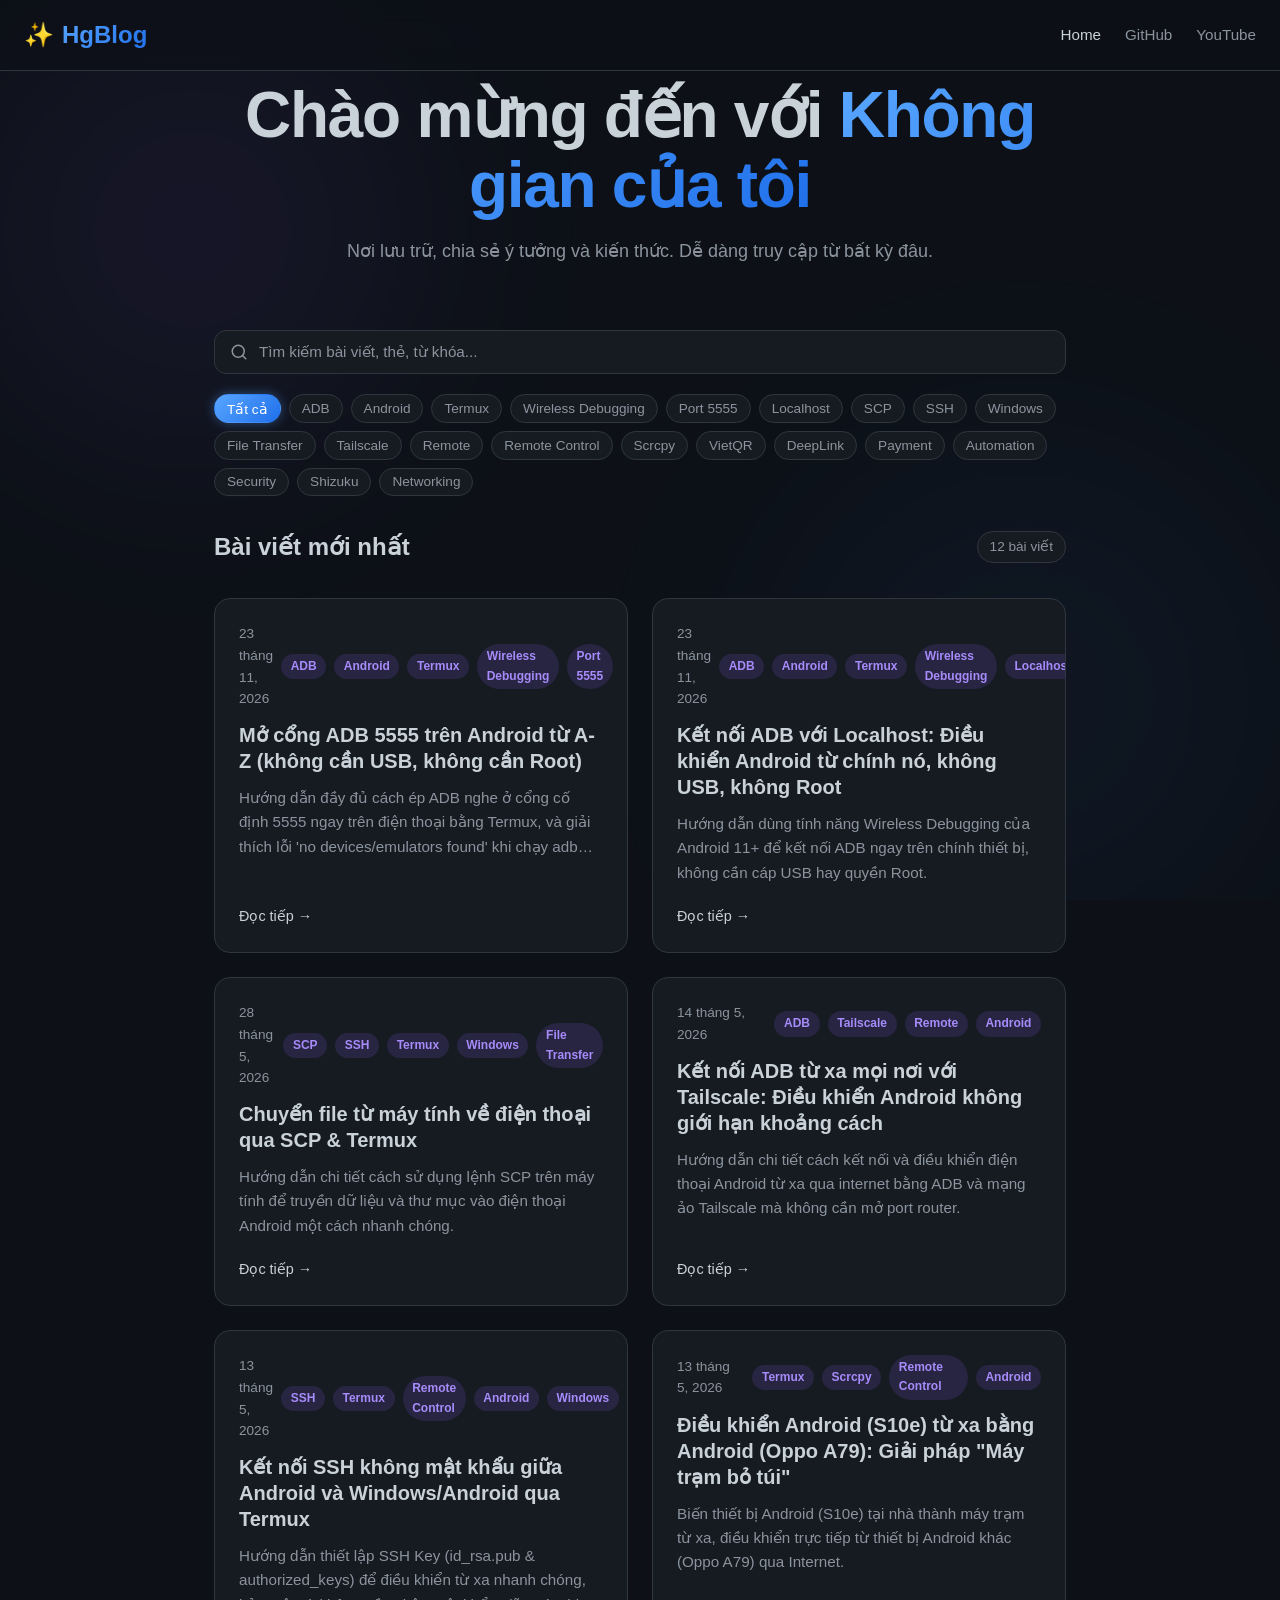
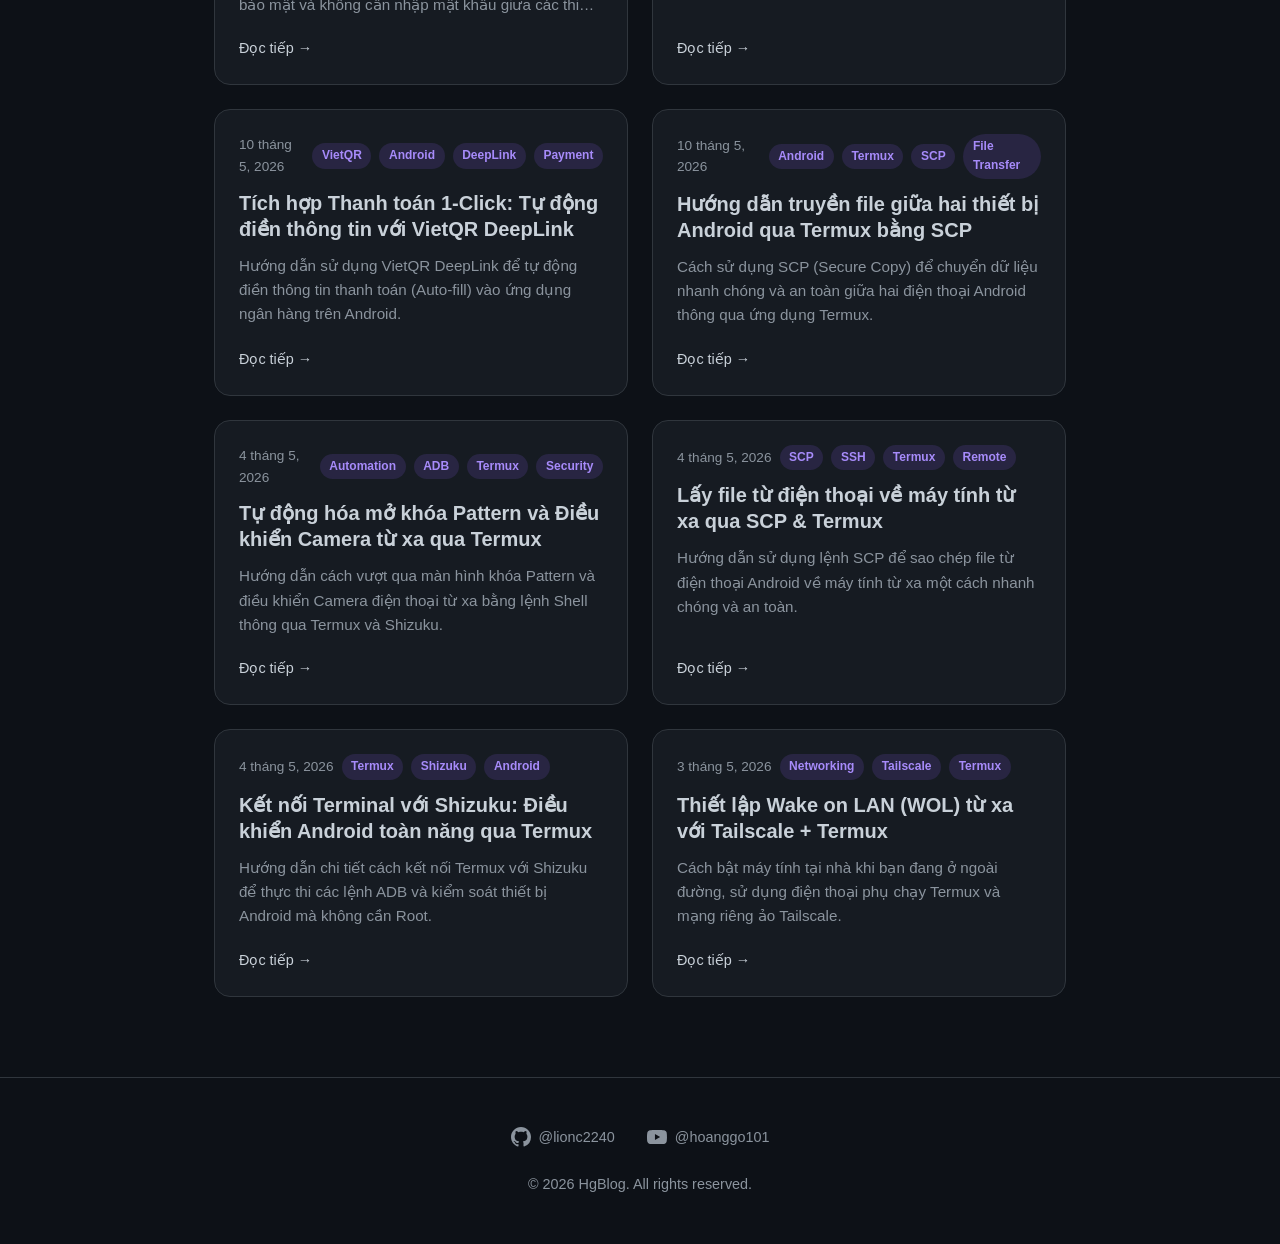
<file: index.html>
<!DOCTYPE html>
<html lang="vi">
<head>
    <meta charset="UTF-8">
    <meta name="viewport" content="width=device-width, initial-scale=1.0">
    <title>HgBlog - Personal Space</title>
    <meta name="description" content="Nơi lưu trữ và chia sẻ kiến thức, ý tưởng cá nhân.">
    <link rel="preconnect" href="https://fonts.googleapis.com">
    <link rel="preconnect" href="https://fonts.gstatic.com" crossorigin>
    <link href="https://fonts.googleapis.com/css2?family=Inter:wght@300;400;500;600&family=Outfit:wght@500;700&display=swap" rel="stylesheet">
    <link rel="stylesheet" href="style.css">
</head>
<body>
    <div class="background-effects">
        <div class="glow glow-1"></div>
        <div class="glow glow-2"></div>
    </div>
    
    <header class="header">
        <div class="container">
            <a href="index.html" class="logo">
                <span class="logo-icon">✨</span>
                <span class="logo-text">HgBlog</span>
            </a>
            <nav class="nav">
                <a href="index.html" class="nav-link active">Home</a>
                <a href="https://github.com/lionc2240/blog" class="nav-link" target="_blank">GitHub</a>
                <a href="https://www.youtube.com/@hoanggo101" class="nav-link" target="_blank">YouTube</a>
            </nav>
        </div>
    </header>

    <main class="container">
        <section class="hero">
            <h1 class="hero-title">Chào mừng đến với <span class="gradient-text">Không gian của tôi</span></h1>
            <p class="hero-subtitle">Nơi lưu trữ, chia sẻ ý tưởng và kiến thức. Dễ dàng truy cập từ bất kỳ đâu.</p>
        </section>

        <section class="posts-section">
            <div class="search-and-filter">
                <div class="search-box">
                    <svg class="search-icon" width="18" height="18" viewBox="0 0 24 24" fill="none" stroke="currentColor" stroke-width="2" stroke-linecap="round" stroke-linejoin="round">
                        <circle cx="11" cy="11" r="8"></circle>
                        <line x1="21" y1="21" x2="16.65" y2="16.65"></line>
                    </svg>
                    <input type="text" id="search-input" placeholder="Tìm kiếm bài viết, thẻ, từ khóa..." autocomplete="off">
                    <button id="search-clear-btn" class="search-clear-btn" style="display: none;" aria-label="Xóa tìm kiếm">✕</button>
                </div>
                <div id="tags-container" class="tags-filter"></div>
            </div>
            
            <div class="section-header">
                <h2 id="section-title">Bài viết mới nhất</h2>
                <span id="posts-count" class="posts-count"></span>
            </div>
            <div id="posts-container" class="posts-grid">
                <!-- Posts will be injected here via JS -->
                <div class="loading">Đang tải bài viết...</div>
            </div>
        </section>
    </main>

    <footer class="footer">
        <div class="container">
            <div class="footer-links">
                <a href="https://github.com/lionc2240/blog" target="_blank" class="github-link">
                    <svg width="20" height="20" viewBox="0 0 24 24" fill="currentColor"><path d="M12 0C5.37 0 0 5.37 0 12c0 5.31 3.435 9.795 8.205 11.385.6.105.825-.255.825-.57 0-.285-.015-1.23-.015-2.235-3.015.555-3.795-.735-4.035-1.41-.135-.345-.72-1.41-1.23-1.695-.42-.225-1.02-.78-.015-.795.945-.015 1.62.87 1.845 1.23 1.08 1.815 2.805 1.305 3.495.99.105-.78.42-1.305.765-1.605-2.67-.3-5.46-1.335-5.46-5.925 0-1.305.465-2.385 1.23-3.225-.12-.3-.54-1.53.12-3.18 0 0 1.005-.315 3.3 1.23.96-.27 1.98-.405 3-.405s2.04.135 3 .405c2.28-1.56 3.3-1.23 3.3-1.23.66 1.65.24 2.88.12 3.18.765.84 1.23 1.905 1.23 3.225 0 4.605-2.805 5.625-5.475 5.925.435.375.81 1.095.81 2.22 0 1.605-.015 2.895-.015 3.3 0 .315.225.69.825.57A12.02 12.02 0 0024 12c0-6.63-5.37-12-12-12z"/></svg>
                    @lionc2240
                </a>
                <a href="https://www.youtube.com/@hoanggo101" target="_blank" class="youtube-link">
                    <svg width="20" height="20" viewBox="0 0 24 24" fill="currentColor"><path d="M23.498 6.186a3.016 3.016 0 0 0-2.122-2.136C19.505 3.545 12 3.545 12 3.545s-7.505 0-9.377.505A3.017 3.017 0 0 0 .502 6.186C0 8.07 0 12 0 12s0 3.93.502 5.814a3.016 3.016 0 0 0 2.122 2.136c1.871.505 9.376.505 9.376.505s7.505 0 9.377-.505a3.015 3.015 0 0 0 2.122-2.136C24 15.93 24 12 24 12s0-3.93-.502-5.814zM9.545 15.568V8.432L15.818 12l-6.273 3.568z"/></svg>
                    @hoanggo101
                </a>
            </div>
            <p>&copy; 2026 HgBlog. All rights reserved.</p>
        </div>
    </footer>

    <script src="js/app.js"></script>
</body>
</html>
</file>
<file: style.css>
/* Smooth Scroll */
html {
    scroll-behavior: smooth;
}

:root {
    /* GitHub Font Stack */
    --font-sans: -apple-system, BlinkMacSystemFont, "Segoe UI", "Noto Sans", Helvetica, Arial, sans-serif, "Apple Color Emoji", "Segoe UI Emoji";
    --font-display: var(--font-sans);
    --font-mono: ui-monospace, SFMono-Regular, "SF Mono", Menlo, Consolas, "Liberation Mono", monospace;
    
    /* GitHub Dark Dimmed Palette */
    --bg-color: #0d1117;
    --surface-color: #161b22;
    --surface-border: #30363d;
    --text-primary: #c9d1d9;
    --text-secondary: #8b949e;
    --accent-color: #58a6ff;
    --accent-glow: rgba(88, 166, 255, 0.3);
    --gradient-1: linear-gradient(135deg, #58a6ff, #1f6feb);
    --transition: all 0.3s cubic-bezier(0.25, 0.8, 0.25, 1);
}

* {
    margin: 0;
    padding: 0;
    box-sizing: border-box;
}

body {
    background-color: var(--bg-color);
    color: var(--text-primary);
    font-family: var(--font-sans);
    line-height: 1.6;
    overflow-x: hidden;
    min-height: 100vh;
    display: flex;
    flex-direction: column;
}

/* Background Effects */
.background-effects {
    position: fixed;
    top: 0;
    left: 0;
    width: 100vw;
    height: 100vh;
    z-index: -1;
    overflow: hidden;
    pointer-events: none;
}

.glow {
    position: absolute;
    border-radius: 50%;
    filter: blur(100px);
    opacity: 0.4;
}

.glow-1 {
    top: -10%;
    left: -10%;
    width: 50vw;
    height: 50vw;
    background: radial-gradient(circle, rgba(139,92,246,0.3) 0%, rgba(0,0,0,0) 70%);
}

.glow-2 {
    bottom: -20%;
    right: -10%;
    width: 60vw;
    height: 60vw;
    background: radial-gradient(circle, rgba(59,130,246,0.2) 0%, rgba(0,0,0,0) 70%);
}

/* Layout */
.container {
    max-width: 900px;
    margin: 0 auto;
    padding: 0 1.5rem;
    width: 100%;
}

/* Header */
.header {
    padding: 1rem 0;
    border-bottom: 1px solid var(--surface-border);
    backdrop-filter: blur(12px);
    -webkit-backdrop-filter: blur(12px);
    position: fixed;
    top: 0;
    width: 100%;
    z-index: 1000;
    background: rgba(13, 17, 23, 0.7);
    transition: transform 0.4s cubic-bezier(0.165, 0.84, 0.44, 1);
}

.header.header-hidden {
    transform: translateY(-100%);
}

.header .container {
    display: flex;
    justify-content: space-between;
    align-items: center;
    max-width: 1400px; /* Wider container for header on desktop */
}

.logo {
    display: flex;
    align-items: center;
    gap: 0.5rem;
    text-decoration: none;
    font-family: var(--font-display);
    font-weight: 700;
    font-size: 1.5rem;
    color: var(--text-primary);
}

.logo-text {
    background: var(--gradient-1);
    -webkit-background-clip: text;
    background-clip: text;
    -webkit-text-fill-color: transparent;
}

.nav {
    display: flex;
    gap: 1.5rem;
}

.nav-link {
    color: var(--text-secondary);
    text-decoration: none;
    font-size: 0.95rem;
    font-weight: 500;
    transition: var(--transition);
}

.nav-link:hover, .nav-link.active {
    color: var(--text-primary);
}

/* Hero Section */
.hero {
    padding: 5rem 0 4rem;
    text-align: center;
}

.hero-title {
    font-family: var(--font-display);
    font-size: clamp(2rem, 8vw, 4rem); /* Improved scaling for mobile */
    line-height: 1.1;
    margin-bottom: 1rem;
    letter-spacing: -0.02em;
}

.gradient-text {
    background: var(--gradient-1);
    -webkit-background-clip: text;
    background-clip: text;
    -webkit-text-fill-color: transparent;
}

.hero-subtitle {
    color: var(--text-secondary);
    font-size: 1.125rem;
    max-width: 600px;
    margin: 0 auto;
}

/* Posts Grid */
.posts-section {
    padding-bottom: 5rem;
    flex-grow: 1;
}

.section-header {
    margin-bottom: 2rem;
    display: flex;
    align-items: center;
    justify-content: space-between;
    gap: 1rem;
    flex-wrap: wrap;
}

.section-header h2 {
    font-family: var(--font-display);
    font-size: 1.5rem;
    font-weight: 600;
}

.posts-grid {
    display: grid;
    grid-template-columns: repeat(auto-fill, minmax(300px, 1fr));
    gap: 1.5rem;
}

.post-card {
    background: var(--surface-color);
    border: 1px solid var(--surface-border);
    border-radius: 1rem;
    padding: 1.5rem;
    text-decoration: none;
    color: inherit;
    transition: var(--transition);
    display: flex;
    flex-direction: column;
    gap: 0.75rem;
    position: relative;
    overflow: hidden;
}

.post-card::before {
    content: '';
    position: absolute;
    top: 0;
    left: 0;
    width: 100%;
    height: 100%;
    background: radial-gradient(800px circle at var(--mouse-x, 50%) var(--mouse-y, 50%), rgba(255,255,255,0.06), transparent 40%);
    opacity: 0;
    transition: opacity 0.5s;
    pointer-events: none;
    z-index: 1;
}

.post-card:hover::before {
    opacity: 1;
}

.post-card:hover {
    transform: translateY(-4px);
    border-color: rgba(255,255,255,0.15);
    box-shadow: 0 10px 30px -10px rgba(0,0,0,0.5);
}

.post-meta {
    font-size: 0.85rem;
    color: var(--text-secondary);
    display: flex;
    align-items: center;
    gap: 0.5rem;
}

.post-tag {
    background: rgba(139, 92, 246, 0.15);
    color: #a78bfa;
    padding: 0.2rem 0.6rem;
    border-radius: 100px;
    font-size: 0.75rem;
    font-weight: 600;
}

.post-title {
    font-family: var(--font-display);
    font-size: 1.25rem;
    font-weight: 600;
    color: var(--text-primary);
    line-height: 1.3;
}

.post-card:hover .post-title {
    color: #a78bfa;
}

.post-excerpt {
    color: var(--text-secondary);
    font-size: 0.95rem;
    display: -webkit-box;
    -webkit-line-clamp: 3;
    line-clamp: 3;
    -webkit-box-orient: vertical;
    overflow: hidden;
    margin-bottom: 0.5rem;
}

.post-read-more {
    margin-top: auto;
    font-size: 0.9rem;
    font-weight: 500;
    color: var(--text-primary);
    display: inline-flex;
    align-items: center;
    gap: 0.4rem;
}

.post-card:hover .post-read-more {
    color: #a78bfa;
}

/* Post Page */
.post-page main {
    flex-grow: 1;
}

.post-article {
    padding: 6rem 0 5rem; /* Increased top padding for fixed header */
    max-width: 768px;
    margin: 0 auto;
}

.back-link {
    display: none; /* Removed as requested */
}

.back-link:hover {
    color: var(--text-primary);
    transform: translateX(-4px);
}

.post-header-info {
    margin-bottom: 3rem;
    text-align: center;
}

.post-page-title {
    font-family: var(--font-display);
    font-size: clamp(2rem, 4vw, 3rem);
    line-height: 1.2;
    margin-bottom: 1rem;
}

/* Markdown Content Styling */
.markdown-body {
    font-size: 1.1rem;
    line-height: 1.7;
    color: #e2e8f0;
}

.markdown-body h1, .markdown-body h2, .markdown-body h3, .markdown-body h4 {
    font-family: var(--font-display);
    color: var(--text-primary);
    margin-top: 2.5rem;
    margin-bottom: 1rem;
    font-weight: 600;
}

.markdown-body h2 {
    font-size: 1.75rem;
    padding-bottom: 0.5rem;
    border-bottom: 1px solid var(--surface-border);
}

.markdown-body h3 { font-size: 1.5rem; }
.markdown-body p { margin-bottom: 1.5rem; }
.markdown-body a {
    color: #a78bfa;
    text-decoration: none;
    border-bottom: 1px solid transparent;
    transition: var(--transition);
}
.markdown-body a:hover {
    border-bottom-color: #a78bfa;
}

.markdown-body ul, .markdown-body ol {
    margin-bottom: 1.5rem;
    padding-left: 1.5rem;
}

.markdown-body li {
    margin-bottom: 0.5rem;
}

.markdown-body blockquote {
    border-left: 4px solid var(--accent-color);
    padding: 1rem 1.5rem;
    margin-bottom: 1.5rem;
    background: var(--surface-color);
    border-radius: 0 0.5rem 0.5rem 0;
    color: var(--text-secondary);
    font-style: italic;
}

.markdown-body img {
    max-width: 100%;
    border-radius: 0.75rem;
    margin: 1.5rem 0;
    border: 1px solid var(--surface-border);
}

.markdown-body code {
    background: rgba(255, 255, 255, 0.1);
    padding: 0.2rem 0.4rem;
    border-radius: 0.3rem;
    font-family: monospace;
    font-size: 0.9em;
}

.markdown-body pre {
    background: #1e1e1e;
    padding: 1.25rem;
    border-radius: 0.75rem;
    overflow-x: auto;
    margin-bottom: 1.5rem;
    border: 1px solid var(--surface-border);
    position: relative; /* Added for absolute positioning of copy button */
}

/* Code Copy Button */
.code-copy-btn {
    position: absolute;
    top: 0.5rem;
    right: 0.5rem;
    background: rgba(255, 255, 255, 0.1);
    border: 1px solid rgba(255, 255, 255, 0.1);
    color: var(--text-secondary);
    padding: 4px 8px;
    border-radius: 4px;
    font-size: 11px;
    font-family: var(--font-sans);
    cursor: pointer;
    transition: var(--transition);
    opacity: 0;
    z-index: 10;
}

.markdown-body pre:hover .code-copy-btn {
    opacity: 1;
}

.code-copy-btn:hover {
    background: rgba(255, 255, 255, 0.2);
    color: var(--text-primary);
}

.markdown-body pre code {
    background: transparent;
    padding: 0;
    border-radius: 0;
    color: #e2e8f0;
}

/* Footer */
.footer {
    padding: 3rem 0;
    text-align: center;
    color: var(--text-secondary);
    font-size: 0.9rem;
    border-top: 1px solid var(--surface-border);
}

.footer-links {
    margin-bottom: 1.5rem;
    display: flex;
    justify-content: center;
    gap: 2rem;
}

.youtube-link {
    color: var(--text-secondary);
    text-decoration: none;
    display: flex;
    align-items: center;
    gap: 0.5rem;
    transition: var(--transition);
}

.youtube-link:hover {
    color: #ff0000; /* YouTube Red */
}

/* Skeletons & Loading */
.loading {
    text-align: center;
    color: var(--text-secondary);
    padding: 2rem;
    grid-column: 1 / -1;
}

.skeleton {
    background: linear-gradient(90deg, var(--surface-color) 25%, rgba(255,255,255,0.05) 50%, var(--surface-color) 75%);
    background-size: 200% 100%;
    animation: loading 1.5s infinite;
    border-radius: 0.5rem;
}

.skeleton-title { height: 3rem; width: 80%; margin: 0 auto 1rem; }
.skeleton-text { height: 1rem; margin-bottom: 0.5rem; }
.skeleton-text:last-child { width: 80%; }

@keyframes loading {
    0% { background-position: 200% 0; }
    100% { background-position: -200% 0; }
}

@media (max-width: 768px) {
    .posts-grid {
        grid-template-columns: 1fr;
    }
    
    .hero {
        padding: 4rem 0 2rem;
    }

    .container {
        padding: 0 1rem;
    }

    .post-page-title {
        font-size: 1.75rem;
    }
    
    .markdown-body {
        font-size: 1rem;
    }
}

/* Copy Button Extremely Minimal */
.copy-md-btn {
    background: transparent;
    color: var(--text-secondary);
    border: none;
    padding: 0;
    font-size: 0.8rem;
    cursor: pointer;
    transition: var(--transition);
    margin: 2rem 0;
    opacity: 0.5;
    text-decoration: underline;
    text-underline-offset: 3px;
}

.copy-md-btn:hover {
    color: var(--accent-color);
    opacity: 1;
}

.copy-md-btn svg {
    display: none; /* Hide icon for maximum simplicity */
}

.copy-section-btn {
    display: none; /* Merged into anchor link */
}

.markdown-body h2:hover .copy-section-btn,
.markdown-body h3:hover .copy-section-btn {
    opacity: 1;
}

/* Anchor Links */
.markdown-body h1, .markdown-body h2, .markdown-body h3, .markdown-body h4 {
    position: relative;
    cursor: pointer;
}

.anchor-link {
    position: absolute;
    right: 100%;
    padding-right: 8px;
    color: var(--accent-color);
    text-decoration: none !important;
    opacity: 0;
    transition: opacity 0.2s;
    font-family: var(--font-mono);
    font-weight: 400;
    border: none !important;
}

.markdown-body h1:hover .anchor-link,
.markdown-body h2:hover .anchor-link,
.markdown-body h3:hover .anchor-link,
.markdown-body h4:hover .anchor-link {
    opacity: 1;
}

/* Scroll to Top Button */
.scroll-top-btn {
    position: fixed;
    bottom: 2rem;
    right: 2rem;
    width: 45px;
    height: 45px;
    border-radius: 50%;
    background: var(--surface-color);
    color: var(--accent-color);
    border: 1px solid var(--surface-border);
    display: flex;
    align-items: center;
    justify-content: center;
    cursor: pointer;
    z-index: 1000;
    opacity: 0;
    transform: scale(0.5);
    transition: all 0.3s cubic-bezier(0.175, 0.885, 0.32, 1.275);
    pointer-events: none;
    box-shadow: 0 4px 20px rgba(0,0,0,0.3);
}

.scroll-top-btn.visible {
    opacity: 1;
    transform: scale(1);
    pointer-events: auto;
}

.scroll-top-btn:hover {
    background: var(--surface-border);
    color: var(--text-primary);
    transform: scale(1.1) translateY(-2px);
}

/* Content Transitions */
#post-content {
    opacity: 0;
}

#post-content.loaded {
    animation: fadeInContent 0.6s ease-out forwards;
}

@keyframes fadeInContent {
    from { opacity: 0; transform: translateY(10px); }
    to { opacity: 1; transform: translateY(0); }
}

/* GitHub Link in Footer */
.github-link {
    color: var(--text-secondary);
    text-decoration: none;
    display: flex;
    align-items: center;
    gap: 0.5rem;
    transition: var(--transition);
}

.github-link:hover {
    color: #ffffff; /* White for GitHub hover */
}

/* Search & Filter Component */
.search-and-filter {
    display: flex;
    flex-direction: column;
    gap: 1.25rem;
    margin-bottom: 2rem;
}

.search-box {
    position: relative;
    display: flex;
    align-items: center;
    width: 100%;
}

.search-icon {
    position: absolute;
    left: 1rem;
    color: var(--text-secondary);
    pointer-events: none;
    transition: var(--transition);
}

.search-box input {
    width: 100%;
    padding: 0.8rem 2.5rem 0.8rem 2.75rem;
    background: var(--surface-color);
    border: 1px solid var(--surface-border);
    border-radius: 0.75rem;
    color: var(--text-primary);
    font-size: 0.95rem;
    font-family: inherit;
    outline: none;
    transition: var(--transition);
}

.search-box input::placeholder {
    color: var(--text-secondary);
}

.search-box input:focus {
    border-color: var(--accent-color);
    box-shadow: 0 0 0 3px var(--accent-glow);
}

.search-box input:focus ~ .search-icon,
.search-box:focus-within .search-icon {
    color: var(--accent-color);
}

.search-clear-btn {
    position: absolute;
    right: 0.75rem;
    background: none;
    border: none;
    color: var(--text-secondary);
    font-size: 1.1rem;
    cursor: pointer;
    padding: 0.25rem 0.5rem;
    border-radius: 50%;
    line-height: 1;
    transition: var(--transition);
}

.search-clear-btn:hover {
    color: var(--text-primary);
    background: rgba(255, 255, 255, 0.1);
}

.posts-count {
    font-size: 0.85rem;
    color: var(--text-secondary);
    background: var(--surface-color);
    border: 1px solid var(--surface-border);
    padding: 0.25rem 0.75rem;
    border-radius: 1rem;
    font-weight: 500;
}

.no-results {
    grid-column: 1 / -1;
    text-align: center;
    padding: 3.5rem 1.5rem;
    background: var(--surface-color);
    border: 1px solid var(--surface-border);
    border-radius: 1rem;
    color: var(--text-secondary);
}

.no-results-icon {
    font-size: 2.5rem;
    margin-bottom: 0.75rem;
}

.no-results p {
    margin-bottom: 1.25rem;
    font-size: 1.05rem;
}

.no-results strong {
    color: var(--accent-color);
}

.reset-search-btn {
    background: var(--gradient-1);
    color: #ffffff;
    border: none;
    padding: 0.5rem 1.25rem;
    border-radius: 0.5rem;
    font-size: 0.9rem;
    font-weight: 500;
    cursor: pointer;
    transition: var(--transition);
}

.reset-search-btn:hover {
    opacity: 0.9;
    transform: translateY(-1px);
    box-shadow: 0 4px 12px rgba(88, 166, 255, 0.3);
}

/* Tags Filter Component */
.tags-filter {
    display: flex;
    gap: 0.5rem;
    flex-wrap: wrap;
}

.tag-filter-btn {
    background: var(--surface-color);
    border: 1px solid var(--surface-border);
    color: var(--text-secondary);
    padding: 0.35rem 0.75rem;
    border-radius: 2rem;
    font-size: 0.85rem;
    font-weight: 500;
    cursor: pointer;
    transition: var(--transition);
}

.tag-filter-btn:hover {
    color: var(--text-primary);
    border-color: var(--text-secondary);
    background: rgba(255, 255, 255, 0.05);
}

.tag-filter-btn.active {
    background: var(--gradient-1);
    color: #ffffff;
    border-color: transparent;
    box-shadow: 0 0 12px rgba(88, 166, 255, 0.4);
}

/* Table of Contents (TOC) Component */
.toc-container {
    background: var(--surface-color);
    border: 1px solid var(--surface-border);
    border-radius: 0.75rem;
    padding: 1.25rem;
    margin-bottom: 2.5rem;
}

.toc-header {
    display: flex;
    justify-content: space-between;
    align-items: center;
    border-bottom: 1px solid var(--surface-border);
    padding-bottom: 0.5rem;
    margin-bottom: 0.75rem;
}

.toc-title {
    font-family: var(--font-display);
    font-weight: 600;
    font-size: 1.1rem;
    color: var(--text-primary);
}

.toc-toggle-btn {
    background: none;
    border: none;
    color: var(--accent-color);
    cursor: pointer;
    font-size: 0.9rem;
    font-weight: 500;
    padding: 2px 8px;
    border-radius: 4px;
    transition: var(--transition);
}

.toc-toggle-btn:hover {
    background: rgba(88, 166, 255, 0.1);
}

.toc-list {
    list-style: none;
    padding-left: 0;
    margin: 0;
    display: flex;
    flex-direction: column;
    gap: 0.5rem;
}

.toc-item {
    font-size: 0.95rem;
}

.toc-item-h2 {
    padding-left: 0;
}

.toc-item-h3 {
    padding-left: 1.25rem;
    font-size: 0.9rem;
}

.toc-link {
    color: var(--text-secondary);
    text-decoration: none;
    transition: var(--transition);
    border-bottom: 1px solid transparent;
}

.toc-link:hover {
    color: var(--accent-color);
}
</file>
